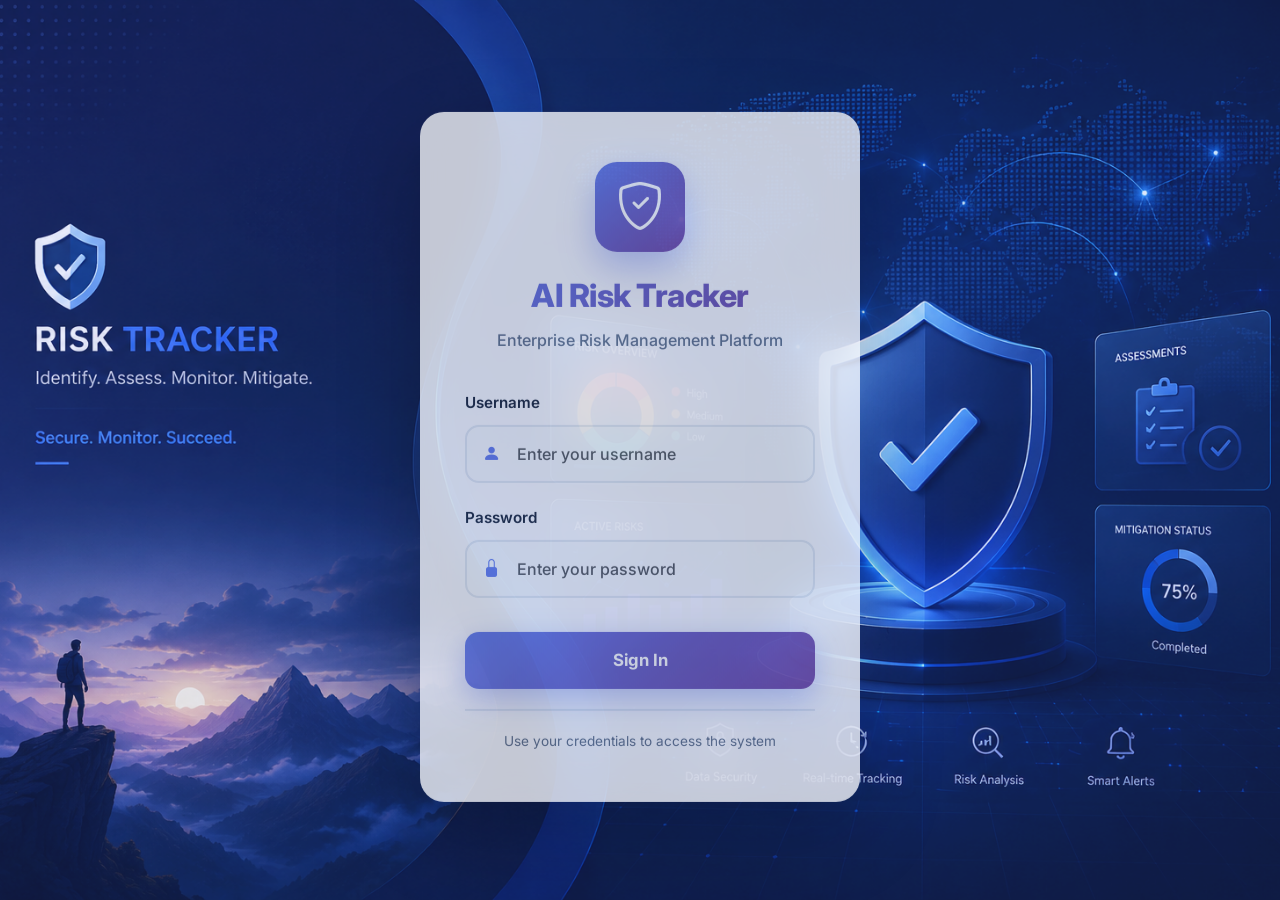
<file: frontend/index.html>
<!DOCTYPE html>
<html lang="en">
<head>
    <meta charset="UTF-8">
    <meta name="viewport" content="width=device-width, initial-scale=1.0">
    <title>AI Risk Tracker - Enterprise Risk Management</title>
    <meta http-equiv="refresh" content="0; url=login.html">
    <style>
        body {
            margin: 0;
            padding: 0;
            display: flex;
            justify-content: center;
            align-items: center;
            min-height: 100vh;
            background: linear-gradient(135deg, #667eea 0%, #764ba2 100%);
            font-family: 'Segoe UI', Tahoma, Geneva, Verdana, sans-serif;
        }
        .loader {
            text-align: center;
            color: white;
        }
        .spinner {
            width: 50px;
            height: 50px;
            border: 5px solid rgba(255, 255, 255, 0.3);
            border-top-color: white;
            border-radius: 50%;
            animation: spin 1s linear infinite;
            margin: 0 auto 20px;
        }
        @keyframes spin {
            to { transform: rotate(360deg); }
        }
        h2 {
            margin: 0 0 10px;
            font-size: 1.5rem;
        }
        p {
            margin: 0;
            opacity: 0.9;
        }
    </style>
</head>
<body>
    <div class="loader">
        <div class="spinner"></div>
        <h2>AI Risk Tracker</h2>
        <p>Loading Enterprise Edition...</p>
    </div>
    <script>
        // Redirect to login page if not redirected automatically
        setTimeout(() => {
            window.location.href = 'login.html';
        }, 100);
    </script>
</body>
</html>
</file>
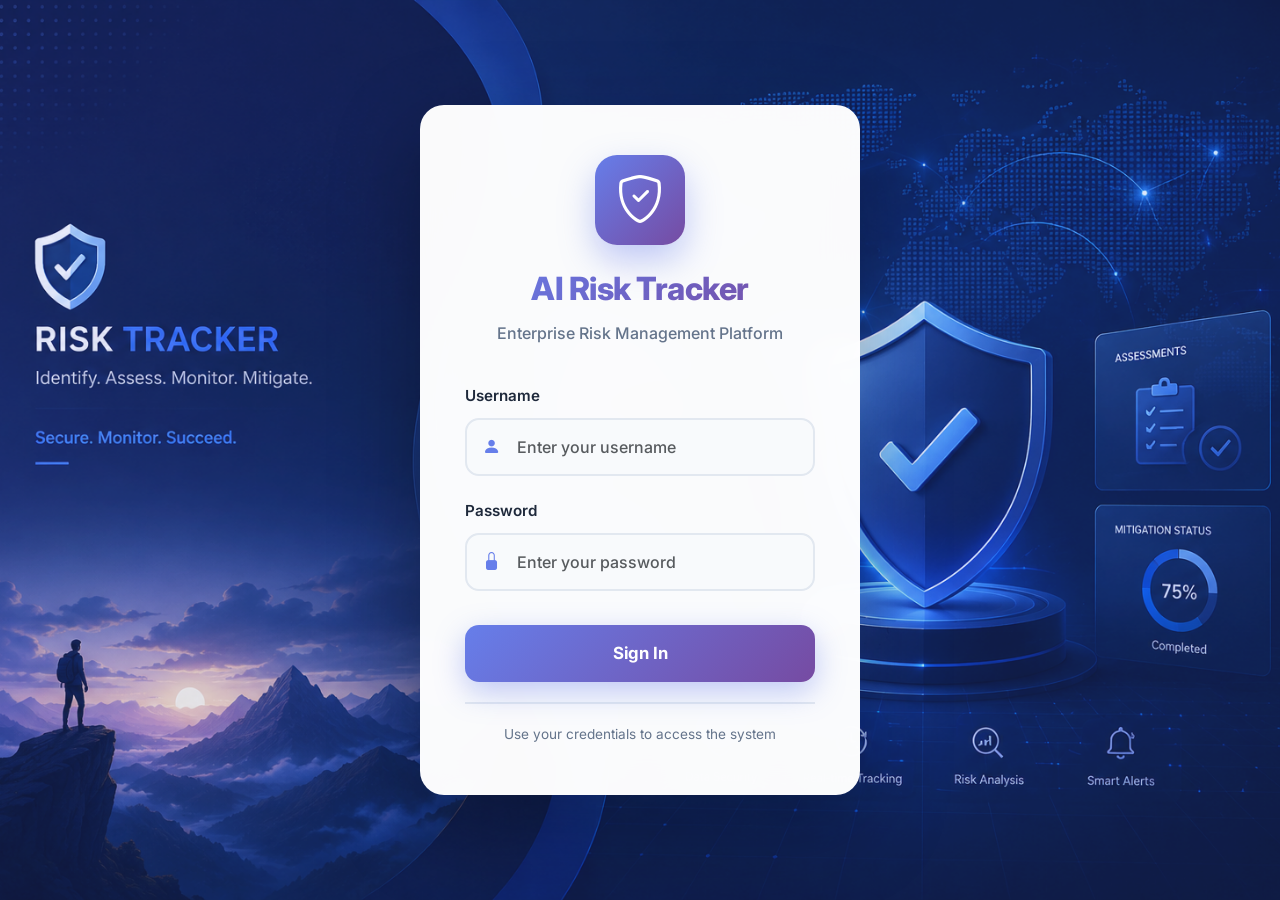
<file: frontend/login.html>
<!DOCTYPE html>
<html lang="en">
<head>
    <meta charset="UTF-8">
    <meta name="viewport" content="width=device-width, initial-scale=1.0">
    <title>Login - AI Risk Tracker</title>
    <link href="https://cdn.jsdelivr.net/npm/bootstrap@5.3.0/dist/css/bootstrap.min.css" rel="stylesheet">
    <link rel="stylesheet" href="https://cdn.jsdelivr.net/npm/bootstrap-icons@1.10.0/font/bootstrap-icons.css">
    <link href="https://fonts.googleapis.com/css2?family=Inter:wght@300;400;500;600;700;800&display=swap" rel="stylesheet">
    <style>
        * {
            margin: 0;
            padding: 0;
            box-sizing: border-box;
        }

        body {
            font-family: 'Inter', sans-serif;
            min-height: 100vh;
            display: flex;
            align-items: center;
            justify-content: center;
            position: relative;
            overflow: hidden;
            background: linear-gradient(135deg, #667eea 0%, #764ba2 100%);
        }

        /* Background Image - FIXED PATH */
        body::before {
            content: '';
            position: absolute;
            top: 0;
            left: 0;
            width: 100%;
            height: 100%;
            background-image: url('./images/login-bg.jpg');
            background-size: cover;
            background-position: center;
            background-repeat: no-repeat;
            z-index: 0;
        }

        /* Dark Overlay */
        body::after {
            content: '';
            position: absolute;
            top: 0;
            left: 0;
            width: 100%;
            height: 100%;
            background: rgba(102, 126, 234, 0.15);
            z-index: 0;
        }

        .login-container {
            position: relative;
            z-index: 1;
            max-width: 480px;
            width: 100%;
            padding: 20px;
        }

        .login-card {
            background: rgba(255, 255, 255, 0.98);
            backdrop-filter: blur(20px);
            border-radius: 24px;
            padding: 50px 45px;
            box-shadow: 0 30px 90px rgba(0, 0, 0, 0.3);
            animation: slideUp 0.6s ease-out;
        }

        @keyframes slideUp {
            from {
                opacity: 0;
                transform: translateY(30px);
            }
            to {
                opacity: 1;
                transform: translateY(0);
            }
        }

        .logo-section {
            text-align: center;
            margin-bottom: 40px;
        }

        .logo-icon {
            width: 90px;
            height: 90px;
            background: linear-gradient(135deg, #667eea 0%, #764ba2 100%);
            border-radius: 22px;
            display: inline-flex;
            align-items: center;
            justify-content: center;
            margin-bottom: 20px;
            box-shadow: 0 15px 35px rgba(102, 126, 234, 0.4);
        }

        .logo-icon i {
            font-size: 3rem;
            color: white;
        }

        .app-title {
            font-size: 2rem;
            font-weight: 800;
            background: linear-gradient(135deg, #667eea 0%, #764ba2 100%);
            -webkit-background-clip: text;
            -webkit-text-fill-color: transparent;
            background-clip: text;
            margin-bottom: 8px;
            letter-spacing: -0.5px;
        }

        .app-subtitle {
            color: #64748b;
            font-size: 1rem;
            font-weight: 500;
        }

        .form-group {
            margin-bottom: 24px;
        }

        .form-label {
            font-weight: 600;
            color: #1e293b;
            margin-bottom: 10px;
            font-size: 0.95rem;
            display: block;
        }

        .input-wrapper {
            position: relative;
        }

        .input-icon {
            position: absolute;
            left: 18px;
            top: 50%;
            transform: translateY(-50%);
            color: #667eea;
            font-size: 1.1rem;
            z-index: 2;
        }

        .form-control {
            width: 100%;
            padding: 15px 18px 15px 50px;
            border: 2px solid #e2e8f0;
            border-radius: 14px;
            font-size: 1rem;
            font-weight: 500;
            transition: all 0.3s ease;
            background: #f8fafc;
        }

        .form-control:focus {
            outline: none;
            border-color: #667eea;
            background: white;
            box-shadow: 0 0 0 4px rgba(102, 126, 234, 0.1);
        }

        .btn-login {
            width: 100%;
            padding: 16px;
            background: linear-gradient(135deg, #667eea 0%, #764ba2 100%);
            border: none;
            border-radius: 14px;
            color: white;
            font-size: 1.05rem;
            font-weight: 700;
            cursor: pointer;
            transition: all 0.3s ease;
            box-shadow: 0 10px 30px rgba(102, 126, 234, 0.4);
            margin-top: 10px;
        }

        .btn-login:hover {
            transform: translateY(-2px);
            box-shadow: 0 15px 40px rgba(102, 126, 234, 0.5);
        }

        .btn-login:active {
            transform: translateY(0);
        }

        .btn-login:disabled {
            opacity: 0.7;
            cursor: not-allowed;
        }

        .alert {
            border-radius: 12px;
            border: none;
            margin-bottom: 20px;
            font-weight: 500;
        }

        .spinner-border {
            width: 18px;
            height: 18px;
            border-width: 2px;
        }

        .credential-hint {
            text-align: center;
            margin-top: 20px;
            padding-top: 20px;
            border-top: 2px solid #e2e8f0;
            color: #64748b;
            font-size: 0.85rem;
        }
    </style>
</head>
<body>
    <div class="login-container">
        <div class="login-card">
            <div class="logo-section">
                <div class="logo-icon">
                    <i class="bi bi-shield-check"></i>
                </div>
                <div class="app-title">AI Risk Tracker</div>
                <div class="app-subtitle">Enterprise Risk Management Platform</div>
            </div>

            <div id="alertContainer"></div>

            <form id="loginForm">
                <div class="form-group">
                    <label class="form-label">Username</label>
                    <div class="input-wrapper">
                        <i class="bi bi-person-fill input-icon"></i>
                        <input type="text" class="form-control" id="username" placeholder="Enter your username" required autocomplete="username">
                    </div>
                </div>

                <div class="form-group">
                    <label class="form-label">Password</label>
                    <div class="input-wrapper">
                        <i class="bi bi-lock-fill input-icon"></i>
                        <input type="password" class="form-control" id="password" placeholder="Enter your password" required autocomplete="current-password">
                    </div>
                </div>

                <button type="submit" class="btn-login" id="loginBtn">
                    <span id="btnText">Sign In</span>
                    <span class="spinner-border ms-2 d-none" id="spinner"></span>
                </button>
            </form>

            <div class="credential-hint">
                Use your credentials to access the system
            </div>
        </div>
    </div>

    <script src="https://cdn.jsdelivr.net/npm/bootstrap@5.3.0/dist/js/bootstrap.bundle.min.js"></script>
    <script>
        // BACKEND-CONNECTED AUTHENTICATION
        const API_BASE = 'http://localhost:8080/api';
        
        // Handle login form submission
        document.getElementById('loginForm').addEventListener('submit', async function(e) {
            e.preventDefault();
            
            const username = document.getElementById('username').value;
            const password = document.getElementById('password').value;
            const btnText = document.getElementById('btnText');
            const spinner = document.getElementById('spinner');
            const loginBtn = document.getElementById('loginBtn');
            
            // Show loading
            spinner.classList.remove('d-none');
            btnText.textContent = 'Signing in...';
            loginBtn.disabled = true;
            
            try {
                // Call backend login API
                const response = await fetch(`${API_BASE}/auth/login`, {
                    method: 'POST',
                    headers: {
                        'Content-Type': 'application/json',
                        'Accept': 'application/json'
                    },
                    body: JSON.stringify({ username, password })
                });
                
                console.log('Login response status:', response.status);
                
                if (!response.ok) {
                    throw new Error('Invalid credentials');
                }
                
                const result = await response.json();
                console.log('Login result:', result);
                
                if (result.success && result.data) {
                    // Success! Store user data
                    const userData = {
                        id: result.data.userId,
                        username: result.data.username,
                        fullName: result.data.fullName,
                        role: result.data.role,
                        token: result.data.token || 'session-' + Date.now()
                    };
                    
                    localStorage.setItem('user', JSON.stringify(userData));
                    localStorage.setItem('token', userData.token);
                    
                    showAlert('success', 'Login successful! Redirecting...');
                    
                    // Redirect to dashboard
                    setTimeout(() => {
                        window.location.href = 'dashboard.html';
                    }, 1000);
                } else {
                    throw new Error(result.message || 'Login failed');
                }
            } catch (error) {
                console.error('Login error:', error);
                showAlert('danger', 'Invalid username or password. Please try again.');
                spinner.classList.add('d-none');
                btnText.textContent = 'Sign In';
                loginBtn.disabled = false;
            }
        });

        // Show alert message
        function showAlert(type, message) {
            const alertContainer = document.getElementById('alertContainer');
            const alertHTML = `
                <div class="alert alert-${type} alert-dismissible fade show" role="alert">
                    ${message}
                    <button type="button" class="btn-close" data-bs-dismiss="alert"></button>
                </div>
            `;
            alertContainer.innerHTML = alertHTML;
        }

        // Check if already logged in
        const currentUser = localStorage.getItem('user');
        if (currentUser) {
            window.location.href = 'dashboard.html';
        }
    </script>
</body>
</html>
</file>
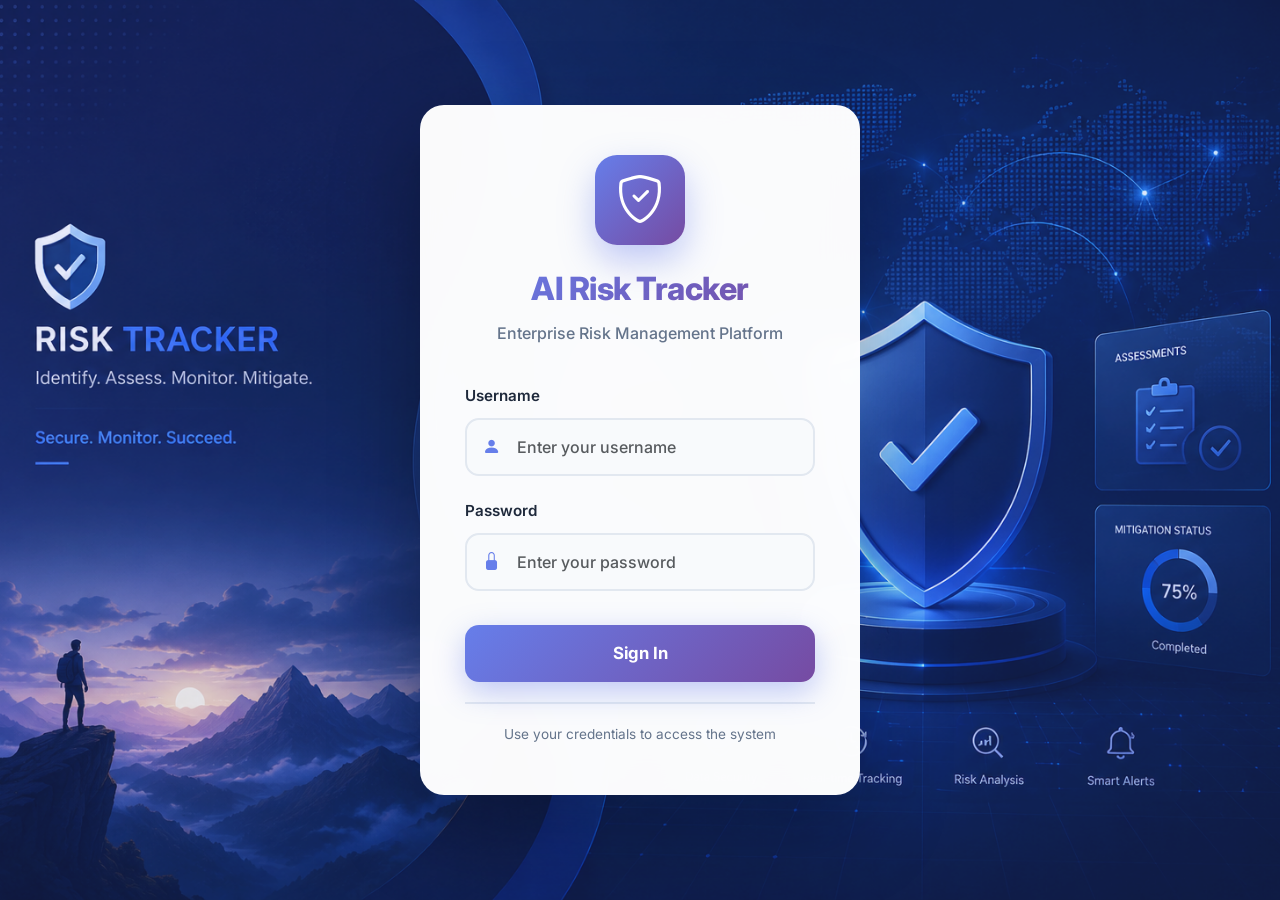
<file: frontend/projects.html>
<!DOCTYPE html>
<html lang="en">
<head>
    <meta charset="UTF-8">
    <meta name="viewport" content="width=device-width, initial-scale=1.0">
    <title>Projects - AI Risk Tracker</title>
    <link href="https://cdn.jsdelivr.net/npm/bootstrap@5.3.0/dist/css/bootstrap.min.css" rel="stylesheet">
    <link rel="stylesheet" href="https://cdn.jsdelivr.net/npm/bootstrap-icons@1.10.0/font/bootstrap-icons.css">
    <link rel="stylesheet" href="https://cdnjs.cloudflare.com/ajax/libs/animate.css/4.1.1/animate.min.css">
    <link rel="stylesheet" href="professional-styles.css">
    <style>
        .project-card {
            background: rgba(255, 255, 255, 0.95);
            backdrop-filter: blur(20px);
            border-radius: 20px;
            padding: 25px;
            margin-bottom: 20px;
            box-shadow: 0 10px 40px rgba(0, 0, 0, 0.1);
            transition: all 0.3s ease;
            border-left: 5px solid;
        }
        
        .project-card:hover {
            transform: translateY(-5px);
            box-shadow: 0 15px 50px rgba(0, 0, 0, 0.15);
        }
        
        .project-card.status-active { border-color: #10b981; }
        .project-card.status-planning { border-color: #3b82f6; }
        .project-card.status-completed { border-color: #64748b; }
        .project-card.status-on-hold { border-color: #f59e0b; }
        
        .project-header {
            display: flex;
            justify-content: space-between;
            align-items: flex-start;
            margin-bottom: 15px;
        }
        
        .project-title {
            font-size: 1.3rem;
            font-weight: 700;
            color: var(--dark);
            margin-bottom: 5px;
        }
        
        .project-description {
            color: #64748b;
            margin-bottom: 15px;
        }
        
        .project-meta {
            display: flex;
            gap: 20px;
            flex-wrap: wrap;
            margin-bottom: 15px;
        }
        
        .meta-item {
            display: flex;
            align-items: center;
            gap: 8px;
            font-size: 0.9rem;
            color: #64748b;
        }
        
        .meta-item i {
            color: var(--primary);
        }
        
        .progress-section {
            margin-top: 15px;
        }
        
        .progress-label {
            display: flex;
            justify-content: space-between;
            margin-bottom: 8px;
            font-size: 0.9rem;
            font-weight: 600;
            color: var(--dark);
        }
        
        .progress {
            height: 10px;
            border-radius: 10px;
            background: rgba(102, 126, 234, 0.1);
        }
        
        .progress-bar {
            border-radius: 10px;
            background: linear-gradient(90deg, #667eea 0%, #764ba2 100%);
        }
        
        .project-actions {
            display: flex;
            gap: 10px;
        }
        
        .btn-action {
            padding: 8px 16px;
            border: none;
            border-radius: 10px;
            font-weight: 600;
            cursor: pointer;
            transition: all 0.3s ease;
            font-size: 0.9rem;
        }
        
        .btn-edit {
            background: rgba(102, 126, 234, 0.1);
            color: var(--primary);
        }
        
        .btn-edit:hover {
            background: var(--primary);
            color: white;
        }
        
        .btn-delete {
            background: rgba(239, 68, 68, 0.1);
            color: #ef4444;
        }
        
        .btn-delete:hover {
            background: #ef4444;
            color: white;
        }
        
        .status-badge {
            padding: 6px 14px;
            border-radius: 20px;
            font-size: 0.85rem;
            font-weight: 600;
        }
        
        .status-active { background: #d1fae5; color: #059669; }
        .status-planning { background: #dbeafe; color: #2563eb; }
        .status-completed { background: #e2e8f0; color: #475569; }
        .status-on-hold { background: #fef3c7; color: #d97706; }
        
        .modal-content {
            border-radius: 20px;
            border: none;
        }
        
        .modal-header {
            background: linear-gradient(135deg, #667eea 0%, #764ba2 100%);
            color: white;
            border-radius: 20px 20px 0 0;
            padding: 20px 25px;
        }
        
        .modal-title {
            font-weight: 700;
        }
        
        .modal-body {
            padding: 25px;
        }
        
        .form-label {
            font-weight: 600;
            color: var(--dark);
            margin-bottom: 8px;
        }
        
        .form-control, .form-select {
            border: 2px solid #e2e8f0;
            border-radius: 10px;
            padding: 10px 15px;
            transition: all 0.3s ease;
        }
        
        .form-control:focus, .form-select:focus {
            border-color: var(--primary);
            box-shadow: 0 0 0 4px rgba(102, 126, 234, 0.1);
        }
        
        .btn-save {
            background: linear-gradient(135deg, #667eea 0%, #764ba2 100%);
            color: white;
            padding: 12px 30px;
            border: none;
            border-radius: 10px;
            font-weight: 600;
            transition: all 0.3s ease;
        }
        
        .btn-save:hover {
            transform: translateY(-2px);
            box-shadow: 0 10px 20px rgba(102, 126, 234, 0.3);
        }
    </style>
</head>
<body>
    <!-- Sidebar -->
    <div class="sidebar" id="sidebar">
        <div class="sidebar-header">
            <div class="logo-container">
                <div class="logo-icon">
                    <i class="bi bi-shield-check"></i>
                </div>
                <div class="logo-text">
                    <div class="logo-title">AI Risk Tracker</div>
                    <div class="logo-subtitle">Enterprise Edition</div>
                </div>
            </div>
        </div>

        <div class="user-profile">
            <div class="user-avatar">
                <i class="bi bi-person-circle"></i>
            </div>
            <div class="user-info">
                <div class="user-name" id="userName">Loading...</div>
                <div class="user-role" id="userRole">Role</div>
            </div>
        </div>

        <nav class="sidebar-nav">
            <a href="dashboard.html" class="nav-item">
                <i class="bi bi-speedometer2"></i>
                <span>Dashboard</span>
            </a>
            <a href="projects.html" class="nav-item active">
                <i class="bi bi-folder"></i>
                <span>Projects</span>
            </a>
            <a href="risks.html" class="nav-item">
                <i class="bi bi-exclamation-triangle"></i>
                <span>Risks</span>
            </a>
            <a href="resources.html" class="nav-item">
                <i class="bi bi-people"></i>
                <span>Resources</span>
            </a>
            <a href="users.html" class="nav-item" id="usersMenu">
                <i class="bi bi-person-gear"></i>
                <span>User Management</span>
            </a>
            <a href="analytics.html" class="nav-item">
                <i class="bi bi-graph-up"></i>
                <span>Analytics</span>
            </a>
            <a href="reports.html" class="nav-item">
                <i class="bi bi-file-earmark-text"></i>
                <span>Reports</span>
            </a>
        </nav>

        <div class="sidebar-footer">
            <button class="logout-btn" onclick="logout()">
                <i class="bi bi-box-arrow-right"></i>
                <span>Logout</span>
            </button>
        </div>
    </div>

    <!-- Main Content -->
    <div class="main-content">
        <!-- Top Bar -->
        <div class="top-bar">
            <button class="menu-toggle" onclick="toggleSidebar()">
                <i class="bi bi-list"></i>
            </button>
            
            <div class="page-title">
                <h1 class="animate__animated animate__fadeInDown">Project Management</h1>
                <p class="text-muted">Track and manage all your projects</p>
            </div>

            <div class="top-bar-actions">
                <button class="btn-primary" onclick="showAddModal()">
                    <i class="bi bi-plus-lg"></i> New Project
                </button>
            </div>
        </div>

        <!-- Projects List -->
        <div id="projectsContainer">
            <!-- Projects will be loaded here -->
        </div>
    </div>

    <!-- Add/Edit Project Modal -->
    <div class="modal fade" id="projectModal" tabindex="-1">
        <div class="modal-dialog modal-lg">
            <div class="modal-content">
                <div class="modal-header">
                    <h5 class="modal-title" id="modalTitle">Add New Project</h5>
                    <button type="button" class="btn-close btn-close-white" data-bs-dismiss="modal"></button>
                </div>
                <div class="modal-body">
                    <form id="projectForm">
                        <input type="hidden" id="projectId">
                        <div class="row">
                            <div class="col-md-4 mb-3">
                                <label class="form-label">Project Name</label>
                                <input type="text" class="form-control" id="projectName" required>
                            </div>
                            <div class="col-md-4 mb-3">
                                <label class="form-label">Project Code</label>
                                <input type="text" class="form-control" id="projectCode" placeholder="e.g. PROJ-001" required>
                            </div>
                            <div class="col-md-4 mb-3">
                                <label class="form-label">Status</label>
                                <select class="form-select" id="status" required>
                                    <option value="ACTIVE">Active</option>
                                    <option value="PLANNED">Planning</option>
                                    <option value="COMPLETED">Completed</option>
                                    <option value="ON_HOLD">On Hold</option>
                                </select>
                            </div>
                        </div>
                        <div class="mb-3">
                            <label class="form-label">Description</label>
                            <textarea class="form-control" id="description" rows="3"></textarea>
                        </div>
                        <div class="row">
                            <div class="col-md-4 mb-3">
                                <label class="form-label">Start Date</label>
                                <input type="date" class="form-control" id="startDate" required>
                            </div>
                            <div class="col-md-4 mb-3">
                                <label class="form-label">End Date</label>
                                <input type="date" class="form-control" id="endDate" required>
                            </div>
                            <div class="col-md-4 mb-3">
                                <label class="form-label">Completion %</label>
                                <input type="number" class="form-control" id="completionPercentage" min="0" max="100" value="0">
                            </div>
                        </div>
                        <div class="row">
                            <div class="col-md-6 mb-3">
                                <label class="form-label">Planned Budget ($)</label>
                                <input type="number" class="form-control" id="plannedBudget" step="0.01" min="0" required>
                            </div>
                            <div class="col-md-6 mb-3">
                                <label class="form-label">Actual Cost ($)</label>
                                <input type="number" class="form-control" id="actualCost" step="0.01" min="0" value="0">
                            </div>
                        </div>
                        <div class="text-end mt-4">
                            <button type="button" class="btn btn-secondary" data-bs-dismiss="modal">Cancel</button>
                            <button type="submit" class="btn-save ms-2">Save Project</button>
                        </div>
                    </form>
                </div>
            </div>
        </div>
    </div>

    <script src="https://cdn.jsdelivr.net/npm/bootstrap@5.3.0/dist/js/bootstrap.bundle.min.js"></script>
    <script src="auth.js"></script>
    <script src="projects.js"></script>
</body>
</html>
</file>
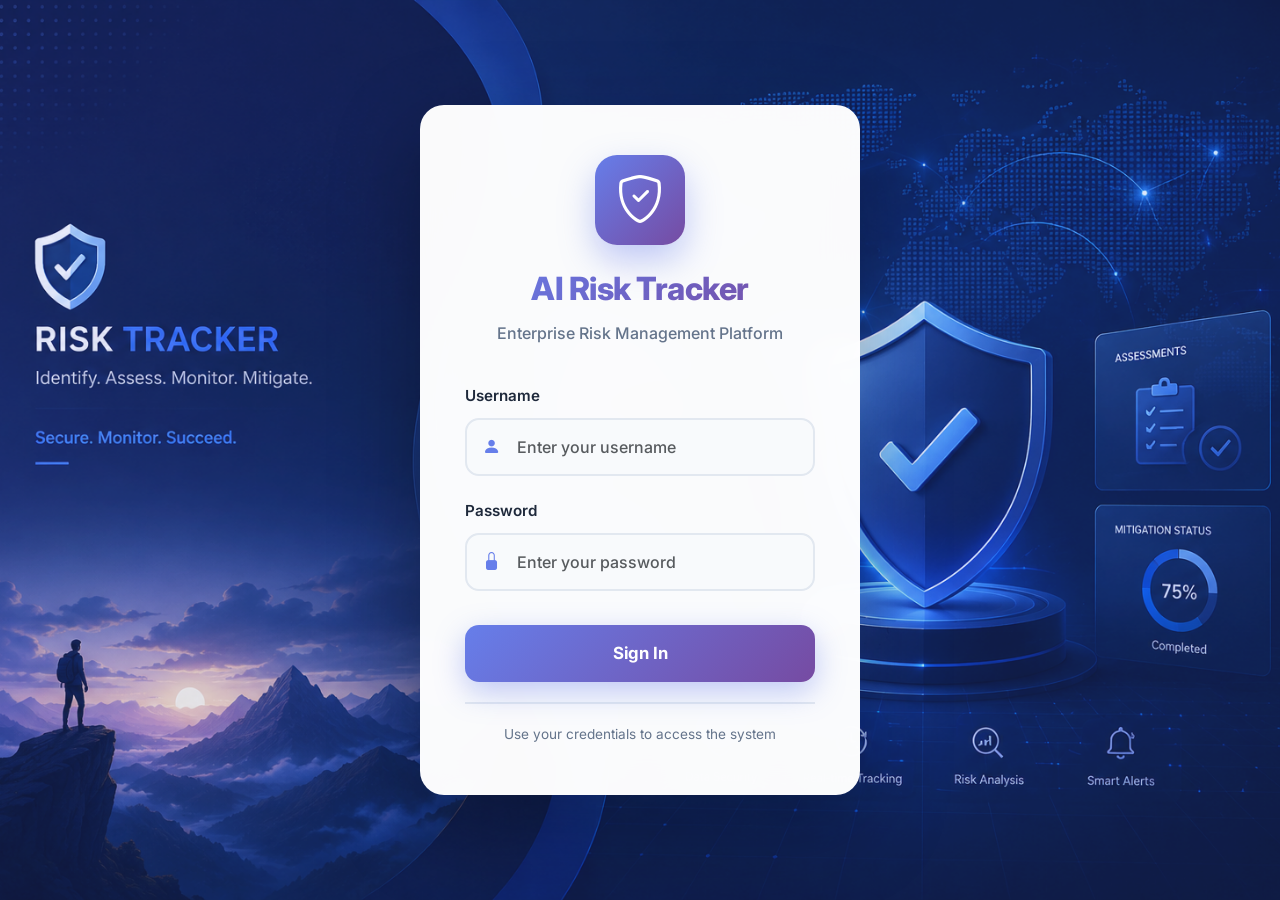
<file: frontend/resources.html>
<!DOCTYPE html>
<html lang="en">
<head>
    <meta charset="UTF-8">
    <meta name="viewport" content="width=device-width, initial-scale=1.0">
    <title>Resource Management - AI Risk Tracker</title>
    <link href="https://cdn.jsdelivr.net/npm/bootstrap@5.3.0/dist/css/bootstrap.min.css" rel="stylesheet">
    <link rel="stylesheet" href="https://cdn.jsdelivr.net/npm/bootstrap-icons@1.10.0/font/bootstrap-icons.css">
    <link rel="stylesheet" href="https://cdnjs.cloudflare.com/ajax/libs/animate.css/4.1.1/animate.min.css">
    <link rel="stylesheet" href="professional-styles.css">
    <style>
        .resource-table {
            background: rgba(255, 255, 255, 0.95);
            backdrop-filter: blur(20px);
            border-radius: 20px;
            overflow: hidden;
            box-shadow: 0 10px 40px rgba(0, 0, 0, 0.1);
        }

        .table-header {
            background: linear-gradient(135deg, #667eea 0%, #764ba2 100%);
            color: white;
            padding: 25px 30px;
            display: flex;
            justify-content: space-between;
            align-items: center;
        }

        .table-header h2 {
            margin: 0;
            font-size: 1.5rem;
            font-weight: 600;
            display: flex;
            align-items: center;
            gap: 12px;
        }

        .btn-add {
            background: white;
            color: var(--primary);
            border: none;
            padding: 12px 25px;
            border-radius: 12px;
            font-weight: 600;
            display: flex;
            align-items: center;
            gap: 8px;
            cursor: pointer;
            transition: all 0.3s ease;
        }

        .btn-add:hover {
            transform: translateY(-2px);
            box-shadow: 0 5px 15px rgba(255, 255, 255, 0.3);
        }

        .table-container {
            padding: 0;
            overflow-x: auto;
        }

        .modern-table {
            width: 100%;
            margin: 0;
            border-collapse: separate;
            border-spacing: 0;
        }

        .modern-table thead {
            background: rgba(102, 126, 234, 0.1);
        }

        .modern-table thead th {
            padding: 18px 20px;
            font-weight: 600;
            color: var(--dark);
            text-align: left;
            border: none;
            font-size: 0.9rem;
        }

        .modern-table tbody tr {
            transition: all 0.3s ease;
            border-bottom: 1px solid rgba(0, 0, 0, 0.05);
        }

        .modern-table tbody tr:hover {
            background: rgba(102, 126, 234, 0.05);
            transform: scale(1.01);
        }

        .modern-table tbody td {
            padding: 20px;
            color: #64748b;
            border: none;
        }

        .employee-info {
            display: flex;
            align-items: center;
            gap: 12px;
        }

        .employee-avatar {
            width: 45px;
            height: 45px;
            border-radius: 12px;
            background: linear-gradient(135deg, #667eea 0%, #764ba2 100%);
            display: flex;
            align-items: center;
            justify-content: center;
            color: white;
            font-weight: 600;
            font-size: 1.1rem;
        }

        .employee-details {
            flex: 1;
        }

        .employee-name {
            font-weight: 600;
            color: var(--dark);
            margin-bottom: 3px;
        }

        .employee-role {
            font-size: 0.85rem;
            color: #64748b;
        }

        .utilization-bar {
            width: 100%;
            height: 8px;
            background: rgba(0, 0, 0, 0.05);
            border-radius: 10px;
            overflow: hidden;
            margin-bottom: 5px;
        }

        .utilization-fill {
            height: 100%;
            border-radius: 10px;
            transition: width 0.5s ease;
        }

        .util-underutilized {
            background: linear-gradient(90deg, #3b82f6, #2563eb);
        }

        .util-optimal {
            background: linear-gradient(90deg, #10b981, #059669);
        }

        .util-high {
            background: linear-gradient(90deg, #f59e0b, #d97706);
        }

        .util-overloaded {
            background: linear-gradient(90deg, #ef4444, #dc2626);
        }

        .status-badge {
            padding: 6px 14px;
            border-radius: 20px;
            font-size: 0.8rem;
            font-weight: 600;
            display: inline-block;
        }

        .badge-underutilized {
            background: rgba(59, 130, 246, 0.1);
            color: #3b82f6;
        }

        .badge-optimal {
            background: rgba(16, 185, 129, 0.1);
            color: #10b981;
        }

        .badge-high {
            background: rgba(245, 158, 11, 0.1);
            color: #f59e0b;
        }

        .badge-overloaded {
            background: rgba(239, 68, 68, 0.1);
            color: #ef4444;
        }

        .action-btns {
            display: flex;
            gap: 8px;
        }

        .btn-action {
            width: 38px;
            height: 38px;
            border: none;
            border-radius: 10px;
            display: flex;
            align-items: center;
            justify-content: center;
            cursor: pointer;
            transition: all 0.3s ease;
            font-size: 1rem;
        }

        .btn-edit {
            background: rgba(59, 130, 246, 0.1);
            color: #3b82f6;
        }

        .btn-edit:hover {
            background: #3b82f6;
            color: white;
            transform: translateY(-2px);
        }

        .btn-delete {
            background: rgba(239, 68, 68, 0.1);
            color: #ef4444;
        }

        .btn-delete:hover {
            background: #ef4444;
            color: white;
            transform: translateY(-2px);
        }

        .modal-content {
            border: none;
            border-radius: 20px;
            overflow: hidden;
        }

        .modal-header {
            background: linear-gradient(135deg, #667eea 0%, #764ba2 100%);
            color: white;
            padding: 25px 30px;
            border: none;
        }

        .modal-body {
            padding: 30px;
        }

        .form-label {
            font-weight: 600;
            color: var(--dark);
            margin-bottom: 8px;
        }

        .form-control, .form-select {
            border: 2px solid #e0e0e0;
            border-radius: 12px;
            padding: 12px 18px;
            transition: all 0.3s ease;
        }

        .form-control:focus, .form-select:focus {
            border-color: #667eea;
            box-shadow: 0 0 0 0.2rem rgba(102, 126, 234, 0.25);
        }

        .btn-submit {
            background: linear-gradient(135deg, #667eea 0%, #764ba2 100%);
            color: white;
            border: none;
            padding: 12px 30px;
            border-radius: 12px;
            font-weight: 600;
            transition: all 0.3s ease;
        }

        .btn-submit:hover {
            transform: translateY(-2px);
            box-shadow: 0 5px 15px rgba(102, 126, 234, 0.4);
        }

        .stats-row {
            display: grid;
            grid-template-columns: repeat(auto-fit, minmax(200px, 1fr));
            gap: 20px;
            margin-bottom: 30px;
        }

        .stat-box {
            background: rgba(255, 255, 255, 0.95);
            backdrop-filter: blur(20px);
            border-radius: 15px;
            padding: 20px;
            box-shadow: 0 10px 40px rgba(0, 0, 0, 0.1);
            transition: all 0.3s ease;
        }

        .stat-box:hover {
            transform: translateY(-5px);
        }

        .stat-label {
            font-size: 0.85rem;
            color: #64748b;
            margin-bottom: 8px;
        }

        .stat-value {
            font-size: 1.8rem;
            font-weight: 700;
            color: var(--dark);
        }
    </style>
</head>
<body>
    <!-- Sidebar -->
    <div class="sidebar" id="sidebar">
        <div class="sidebar-header">
            <div class="logo-container">
                <div class="logo-icon">
                    <i class="bi bi-shield-check"></i>
                </div>
                <div class="logo-text">
                    <div class="logo-title">AI Risk Tracker</div>
                    <div class="logo-subtitle">Enterprise Edition</div>
                </div>
            </div>
        </div>

        <div class="user-profile">
            <div class="user-avatar">
                <i class="bi bi-person-circle"></i>
            </div>
            <div class="user-info">
                <div class="user-name" id="userName">Loading...</div>
                <div class="user-role" id="userRole">Role</div>
            </div>
        </div>

        <nav class="sidebar-nav">
            <a href="dashboard.html" class="nav-item">
                <i class="bi bi-speedometer2"></i>
                <span>Dashboard</span>
            </a>
            <a href="projects.html" class="nav-item">
                <i class="bi bi-folder"></i>
                <span>Projects</span>
            </a>
            <a href="risks.html" class="nav-item">
                <i class="bi bi-exclamation-triangle"></i>
                <span>Risks</span>
            </a>
            <a href="resources.html" class="nav-item active">
                <i class="bi bi-people"></i>
                <span>Resources</span>
            </a>
            <a href="users.html" class="nav-item" id="usersMenu">
                <i class="bi bi-person-gear"></i>
                <span>User Management</span>
            </a>
            <a href="analytics.html" class="nav-item">
                <i class="bi bi-graph-up"></i>
                <span>Analytics</span>
            </a>
            <a href="reports.html" class="nav-item">
                <i class="bi bi-file-earmark-text"></i>
                <span>Reports</span>
            </a>
        </nav>

        <div class="sidebar-footer">
            <button class="logout-btn" onclick="logout()">
                <i class="bi bi-box-arrow-right"></i>
                <span>Logout</span>
            </button>
        </div>
    </div>

    <!-- Main Content -->
    <div class="main-content">
        <!-- Top Bar -->
        <div class="top-bar">
            <button class="menu-toggle" onclick="toggleSidebar()">
                <i class="bi bi-list"></i>
            </button>
            
            <div class="page-title">
                <h1 class="animate__animated animate__fadeInDown">Resource Management</h1>
                <p class="text-muted">Track team utilization and workload distribution</p>
            </div>

            <div class="top-bar-actions">
                <div class="search-box">
                    <i class="bi bi-search"></i>
                    <input type="text" placeholder="Search resources..." id="searchInput">
                </div>
                <button class="notification-btn">
                    <i class="bi bi-bell"></i>
                    <span class="badge">3</span>
                </button>
            </div>
        </div>

        <!-- Statistics -->
        <div class="stats-row animate__animated animate__fadeInUp">
            <div class="stat-box">
                <div class="stat-label">Total Resources</div>
                <div class="stat-value" id="totalResources">0</div>
            </div>
            <div class="stat-box">
                <div class="stat-label">Avg Utilization</div>
                <div class="stat-value" id="avgUtilization">0%</div>
            </div>
            <div class="stat-box">
                <div class="stat-label">Overloaded</div>
                <div class="stat-value" id="overloadedCount">0</div>
            </div>
            <div class="stat-box">
                <div class="stat-label">Underutilized</div>
                <div class="stat-value" id="underutilizedCount">0</div>
            </div>
        </div>

        <!-- Resources Table -->
        <div class="resource-table animate__animated animate__fadeInUp" style="animation-delay: 0.2s;">
            <div class="table-header">
                <h2>
                    <i class="bi bi-people-fill"></i>
                    Team Resources
                </h2>
                <button class="btn-add" onclick="openAddModal()">
                    <i class="bi bi-plus-circle"></i>
                    Add Resource
                </button>
            </div>

            <div class="table-container">
                <table class="modern-table">
                    <thead>
                        <tr>
                            <th>Employee</th>
                            <th>Available Hours</th>
                            <th>Assigned Hours</th>
                            <th>Utilization</th>
                            <th>Status</th>
                            <th>Actions</th>
                        </tr>
                    </thead>
                    <tbody id="resourcesTableBody">
                        <tr>
                            <td colspan="6" class="text-center py-5">
                                <div class="spinner-border text-primary" role="status">
                                    <span class="visually-hidden">Loading...</span>
                                </div>
                            </td>
                        </tr>
                    </tbody>
                </table>
            </div>
        </div>
    </div>

    <!-- Add/Edit Modal -->
    <div class="modal fade" id="resourceModal" tabindex="-1">
        <div class="modal-dialog modal-dialog-centered">
            <div class="modal-content">
                <div class="modal-header">
                    <h5 class="modal-title" id="modalTitle">Add Resource</h5>
                    <button type="button" class="btn-close btn-close-white" data-bs-dismiss="modal"></button>
                </div>
                <div class="modal-body">
                    <form id="resourceForm">
                        <input type="hidden" id="resourceId">
                        
                        <div class="mb-3">
                            <label class="form-label">Employee Name</label>
                            <input type="text" class="form-control" id="employeeName" required>
                        </div>

                        <div class="mb-3">
                            <label class="form-label">Role</label>
                            <input type="text" class="form-control" id="role" required>
                        </div>

                        <div class="row">
                            <div class="col-md-6 mb-3">
                                <label class="form-label">Available Hours</label>
                                <input type="number" class="form-control" id="availableHours" required>
                            </div>
                            <div class="col-md-6 mb-3">
                                <label class="form-label">Assigned Hours</label>
                                <input type="number" class="form-control" id="assignedHours" required>
                            </div>
                        </div>

                        <div class="d-flex justify-content-end gap-2">
                            <button type="button" class="btn btn-secondary" data-bs-dismiss="modal">Cancel</button>
                            <button type="submit" class="btn-submit">Save Resource</button>
                        </div>
                    </form>
                </div>
            </div>
        </div>
    </div>

    <script src="https://cdn.jsdelivr.net/npm/bootstrap@5.3.0/dist/js/bootstrap.bundle.min.js"></script>
    <script src="auth.js"></script>
    <script src="resources.js"></script>
</body>
</html>
</file>
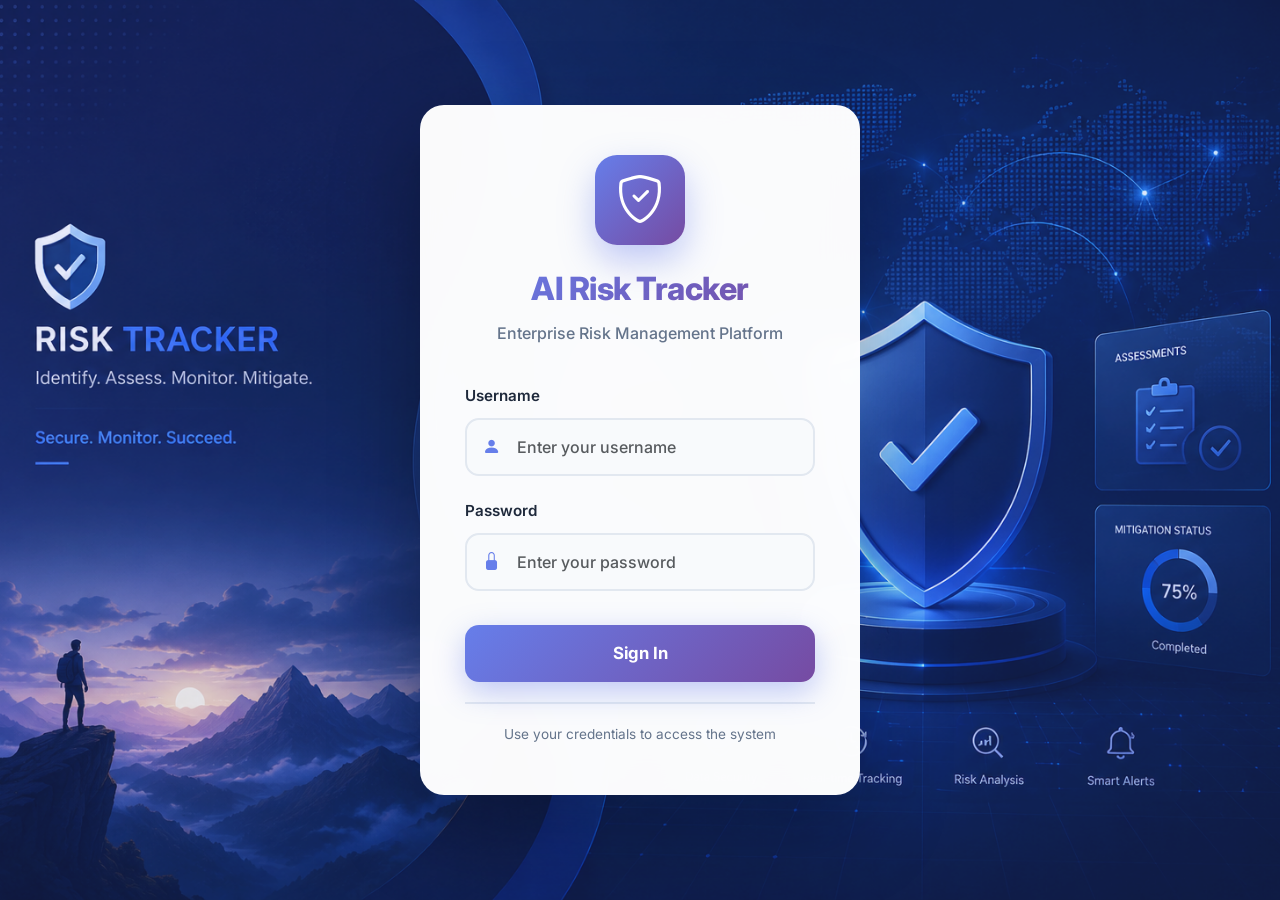
<file: frontend/risks.html>
<!DOCTYPE html>
<html lang="en">
<head>
    <meta charset="UTF-8">
    <meta name="viewport" content="width=device-width, initial-scale=1.0">
    <title>Risks - AI Risk Tracker</title>
    <link href="https://cdn.jsdelivr.net/npm/bootstrap@5.3.0/dist/css/bootstrap.min.css" rel="stylesheet">
    <link rel="stylesheet" href="https://cdn.jsdelivr.net/npm/bootstrap-icons@1.10.0/font/bootstrap-icons.css">
    <link rel="stylesheet" href="https://cdnjs.cloudflare.com/ajax/libs/animate.css/4.1.1/animate.min.css">
    <link rel="stylesheet" href="professional-styles.css">
    <style>
        .risk-card {
            background: rgba(255, 255, 255, 0.95);
            backdrop-filter: blur(20px);
            border-radius: 20px;
            padding: 25px;
            margin-bottom: 20px;
            box-shadow: 0 10px 40px rgba(0, 0, 0, 0.1);
            transition: all 0.3s ease;
            border-left: 5px solid;
        }
        
        .risk-card:hover {
            transform: translateY(-5px);
            box-shadow: 0 15px 50px rgba(0, 0, 0, 0.15);
        }
        
        .risk-card.severity-low { border-color: #10b981; }
        .risk-card.severity-medium { border-color: #f59e0b; }
        .risk-card.severity-high { border-color: #ef4444; }
        
        .severity-badge {
            padding: 6px 14px;
            border-radius: 20px;
            font-size: 0.85rem;
            font-weight: 600;
        }
        
        .severity-low { background: #d1fae5; color: #059669; }
        .severity-medium { background: #fef3c7; color: #d97706; }
        .severity-high { background: #fee2e2; color: #dc2626; }
        
        .risk-score {
            display: inline-flex;
            align-items: center;
            justify-content: center;
            width: 60px;
            height: 60px;
            border-radius: 12px;
            font-size: 1.5rem;
            font-weight: 700;
            color: white;
        }
        
        .risk-score.low { background: linear-gradient(135deg, #10b981, #059669); }
        .risk-score.medium { background: linear-gradient(135deg, #f59e0b, #d97706); }
        .risk-score.high { background: linear-gradient(135deg, #ef4444, #dc2626); }
    </style>
</head>
<body>
    <!-- Sidebar (same as other pages) -->
    <div class="sidebar" id="sidebar">
        <div class="sidebar-header">
            <div class="logo-container">
                <div class="logo-icon"><i class="bi bi-shield-check"></i></div>
                <div class="logo-text">
                    <div class="logo-title">AI Risk Tracker</div>
                    <div class="logo-subtitle">Enterprise Edition</div>
                </div>
            </div>
        </div>
        <div class="user-profile">
            <div class="user-avatar"><i class="bi bi-person-circle"></i></div>
            <div class="user-info">
                <div class="user-name" id="userName">Loading...</div>
                <div class="user-role" id="userRole">Role</div>
            </div>
        </div>
        <nav class="sidebar-nav">
            <a href="dashboard.html" class="nav-item"><i class="bi bi-speedometer2"></i><span>Dashboard</span></a>
            <a href="projects.html" class="nav-item"><i class="bi bi-folder"></i><span>Projects</span></a>
            <a href="risks.html" class="nav-item active"><i class="bi bi-exclamation-triangle"></i><span>Risks</span></a>
            <a href="resources.html" class="nav-item"><i class="bi bi-people"></i><span>Resources</span></a>
            <a href="users.html" class="nav-item" id="usersMenu"><i class="bi bi-person-gear"></i><span>User Management</span></a>
            <a href="analytics.html" class="nav-item"><i class="bi bi-graph-up"></i><span>Analytics</span></a>
            <a href="reports.html" class="nav-item"><i class="bi bi-file-earmark-text"></i><span>Reports</span></a>
        </nav>
        <div class="sidebar-footer">
            <button class="logout-btn" onclick="logout()"><i class="bi bi-box-arrow-right"></i><span>Logout</span></button>
        </div>
    </div>

    <!-- Main Content -->
    <div class="main-content">
        <div class="top-bar">
            <button class="menu-toggle" onclick="toggleSidebar()"><i class="bi bi-list"></i></button>
            <div class="page-title">
                <h1 class="animate__animated animate__fadeInDown">Risk Management</h1>
                <p class="text-muted">Identify, assess, and mitigate project risks</p>
            </div>
            <div class="top-bar-actions">
                <button class="btn-primary" onclick="showAddModal()">
                    <i class="bi bi-plus-lg"></i> New Risk
                </button>
            </div>
        </div>

        <div id="risksContainer"></div>
    </div>

    <!-- Add/Edit Risk Modal -->
    <div class="modal fade" id="riskModal" tabindex="-1">
        <div class="modal-dialog modal-lg">
            <div class="modal-content">
                <div class="modal-header">
                    <h5 class="modal-title" id="modalTitle">Add New Risk</h5>
                    <button type="button" class="btn-close btn-close-white" data-bs-dismiss="modal"></button>
                </div>
                <div class="modal-body">
                    <form id="riskForm">
                        <input type="hidden" id="riskId">
                        <div class="mb-3">
                            <label class="form-label">Project</label>
                            <select class="form-select" id="projectId" required></select>
                        </div>
                        <div class="mb-3">
                            <label class="form-label">Risk Title</label>
                            <input type="text" class="form-control" id="riskTitle" required>
                        </div>
                        <div class="mb-3">
                            <label class="form-label">Description</label>
                            <textarea class="form-control" id="description" rows="3" required></textarea>
                        </div>
                        <div class="row">
                            <div class="col-md-4 mb-3">
                                <label class="form-label">Category</label>
                                <select class="form-select" id="category" required>
                                    <option value="TECHNICAL">Technical</option>
                                    <option value="FINANCIAL">Financial</option>
                                    <option value="OPERATIONAL">Operational</option>
                                    <option value="LEGAL">Legal</option>
                                    <option value="REPUTATIONAL">Reputational</option>
                                </select>
                            </div>
                            <div class="col-md-4 mb-3">
                                <label class="form-label">Severity</label>
                                <select class="form-select" id="severity" required>
                                    <option value="LOW">Low</option>
                                    <option value="MEDIUM">Medium</option>
                                    <option value="HIGH">High</option>
                                </select>
                            </div>
                            <div class="col-md-4 mb-3">
                                <label class="form-label">Status</label>
                                <select class="form-select" id="status" required>
                                    <option value="IDENTIFIED">Identified</option>
                                    <option value="ASSESSED">Assessed</option>
                                    <option value="MITIGATED">Mitigated</option>
                                    <option value="CLOSED">Closed</option>
                                </select>
                            </div>
                        </div>
                        <div class="row">
                            <div class="col-md-6 mb-3">
                                <label class="form-label">Probability (0-100)</label>
                                <input type="number" class="form-control" id="probability" min="0" max="100" required>
                            </div>
                            <div class="col-md-6 mb-3">
                                <label class="form-label">Impact (1-10)</label>
                                <input type="number" class="form-control" id="impact" min="1" max="10" required>
                            </div>
                        </div>
                        <div class="mb-3">
                            <label class="form-label">Mitigation Strategy</label>
                            <textarea class="form-control" id="mitigationStrategy" rows="2"></textarea>
                        </div>
                        <div class="text-end mt-4">
                            <button type="button" class="btn btn-secondary" data-bs-dismiss="modal">Cancel</button>
                            <button type="submit" class="btn-save ms-2">Save Risk</button>
                        </div>
                    </form>
                </div>
            </div>
        </div>
    </div>

    <script src="https://cdn.jsdelivr.net/npm/bootstrap@5.3.0/dist/js/bootstrap.bundle.min.js"></script>
    <script src="auth.js"></script>
    <script src="risks.js"></script>
</body>
</html>
</file>
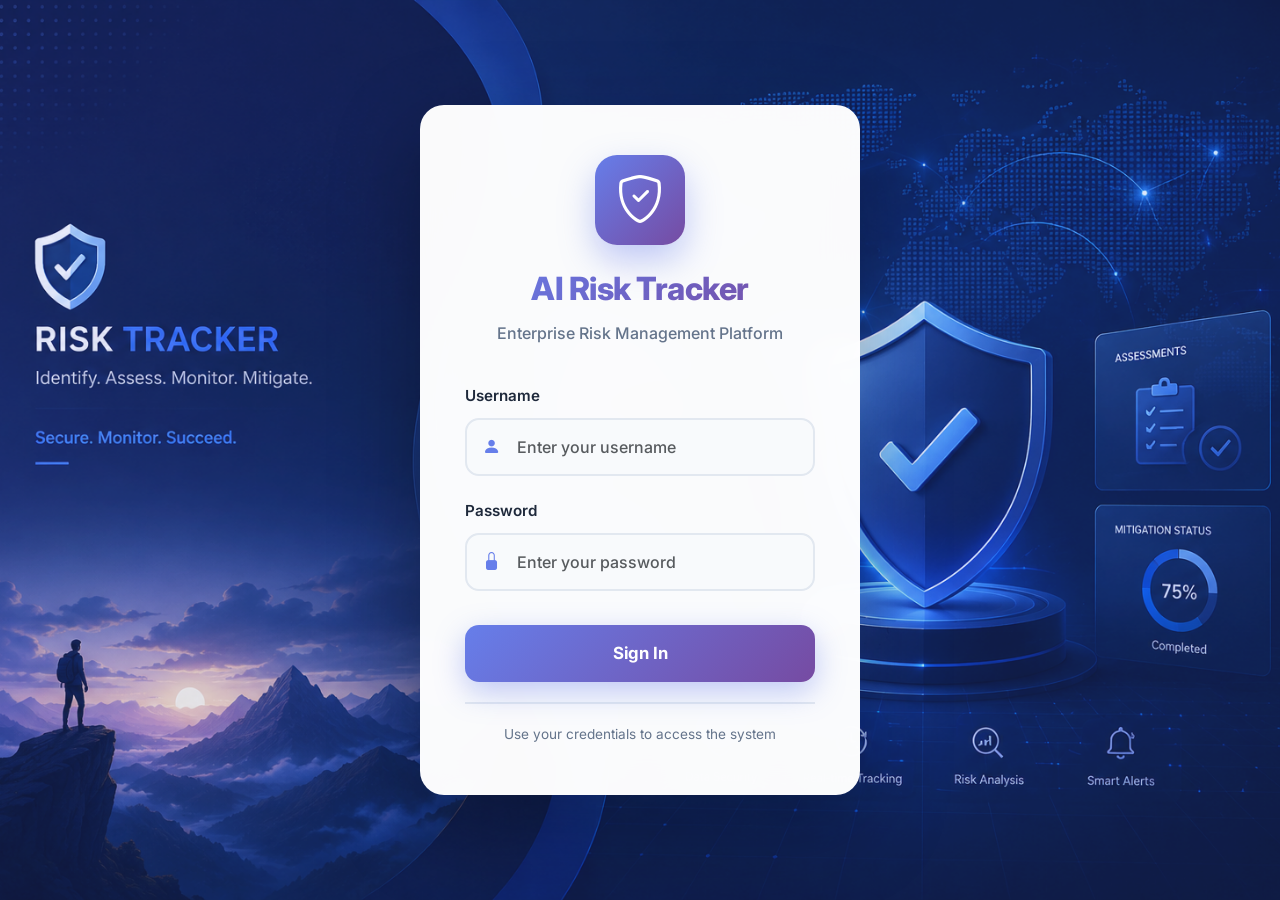
<file: frontend/users.html>
<!DOCTYPE html>
<html lang="en">
<head>
    <meta charset="UTF-8">
    <meta name="viewport" content="width=device-width, initial-scale=1.0">
    <title>User Management - AI Risk Tracker</title>
    <link href="https://cdn.jsdelivr.net/npm/bootstrap@5.3.0/dist/css/bootstrap.min.css" rel="stylesheet">
    <link rel="stylesheet" href="https://cdn.jsdelivr.net/npm/bootstrap-icons@1.10.0/font/bootstrap-icons.css">
    <link rel="stylesheet" href="https://cdnjs.cloudflare.com/ajax/libs/animate.css/4.1.1/animate.min.css">
    <link rel="stylesheet" href="professional-styles.css">
    <style>
        .users-grid {
            display: grid;
            grid-template-columns: repeat(auto-fill, minmax(320px, 1fr));
            gap: 25px;
            margin-top: 30px;
        }

        .user-card {
            background: rgba(255, 255, 255, 0.95);
            backdrop-filter: blur(20px);
            border-radius: 20px;
            padding: 30px;
            box-shadow: 0 10px 40px rgba(0, 0, 0, 0.1);
            transition: all 0.3s ease;
            position: relative;
            overflow: hidden;
        }

        .user-card::before {
            content: '';
            position: absolute;
            top: 0;
            left: 0;
            right: 0;
            height: 5px;
            background: linear-gradient(90deg, #667eea, #764ba2);
        }

        .user-card:hover {
            transform: translateY(-10px);
            box-shadow: 0 20px 60px rgba(0, 0, 0, 0.15);
        }

        .user-card-header {
            display: flex;
            align-items: center;
            gap: 15px;
            margin-bottom: 20px;
        }

        .user-card-avatar {
            width: 70px;
            height: 70px;
            border-radius: 50%;
            background: linear-gradient(135deg, #667eea 0%, #764ba2 100%);
            display: flex;
            align-items: center;
            justify-content: center;
            color: white;
            font-size: 1.8rem;
            font-weight: 600;
            box-shadow: 0 5px 20px rgba(102, 126, 234, 0.3);
        }

        .user-card-info {
            flex: 1;
        }

        .user-card-name {
            font-size: 1.2rem;
            font-weight: 700;
            color: var(--dark);
            margin-bottom: 5px;
        }

        .user-card-username {
            font-size: 0.9rem;
            color: #64748b;
            display: flex;
            align-items: center;
            gap: 5px;
        }

        .user-card-body {
            margin-bottom: 20px;
        }

        .user-card-role {
            display: inline-block;
            padding: 8px 16px;
            border-radius: 20px;
            font-size: 0.85rem;
            font-weight: 600;
            margin-bottom: 15px;
        }

        .role-admin {
            background: rgba(239, 68, 68, 0.1);
            color: #ef4444;
        }

        .role-manager {
            background: rgba(59, 130, 246, 0.1);
            color: #3b82f6;
        }

        .role-user {
            background: rgba(16, 185, 129, 0.1);
            color: #10b981;
        }

        .user-card-status {
            display: flex;
            align-items: center;
            gap: 8px;
            font-size: 0.9rem;
            color: #64748b;
        }

        .status-dot {
            width: 8px;
            height: 8px;
            border-radius: 50%;
        }

        .status-dot.active {
            background: #10b981;
            box-shadow: 0 0 10px rgba(16, 185, 129, 0.5);
        }

        .status-dot.inactive {
            background: #ef4444;
        }

        .user-card-footer {
            display: flex;
            gap: 10px;
        }

        .card-btn {
            flex: 1;
            padding: 10px;
            border: none;
            border-radius: 12px;
            font-weight: 600;
            cursor: pointer;
            transition: all 0.3s ease;
            display: flex;
            align-items: center;
            justify-content: center;
            gap: 8px;
        }

        .btn-card-edit {
            background: rgba(59, 130, 246, 0.1);
            color: #3b82f6;
        }

        .btn-card-edit:hover {
            background: #3b82f6;
            color: white;
        }

        .btn-card-delete {
            background: rgba(239, 68, 68, 0.1);
            color: #ef4444;
        }

        .btn-card-delete:hover {
            background: #ef4444;
            color: white;
        }

        .stats-cards {
            display: grid;
            grid-template-columns: repeat(auto-fit, minmax(220px, 1fr));
            gap: 20px;
            margin-bottom: 30px;
        }

        .filter-section {
            background: rgba(255, 255, 255, 0.95);
            backdrop-filter: blur(20px);
            border-radius: 20px;
            padding: 20px 30px;
            margin-bottom: 30px;
            box-shadow: 0 10px 40px rgba(0, 0, 0, 0.1);
            display: flex;
            gap: 15px;
            align-items: center;
            flex-wrap: wrap;
        }

        .filter-btn {
            padding: 10px 20px;
            border: 2px solid rgba(102, 126, 234, 0.2);
            background: transparent;
            color: #667eea;
            border-radius: 12px;
            font-weight: 600;
            cursor: pointer;
            transition: all 0.3s ease;
        }

        .filter-btn:hover,
        .filter-btn.active {
            background: linear-gradient(135deg, #667eea 0%, #764ba2 100%);
            color: white;
            border-color: transparent;
        }
    </style>
</head>
<body>
    <!-- Sidebar -->
    <div class="sidebar" id="sidebar">
        <div class="sidebar-header">
            <div class="logo-container">
                <div class="logo-icon">
                    <i class="bi bi-shield-check"></i>
                </div>
                <div class="logo-text">
                    <div class="logo-title">AI Risk Tracker</div>
                    <div class="logo-subtitle">Enterprise Edition</div>
                </div>
            </div>
        </div>

        <div class="user-profile">
            <div class="user-avatar">
                <i class="bi bi-person-circle"></i>
            </div>
            <div class="user-info">
                <div class="user-name" id="userName">Loading...</div>
                <div class="user-role" id="userRole">Role</div>
            </div>
        </div>

        <nav class="sidebar-nav">
            <a href="dashboard.html" class="nav-item">
                <i class="bi bi-speedometer2"></i>
                <span>Dashboard</span>
            </a>
            <a href="projects.html" class="nav-item">
                <i class="bi bi-folder"></i>
                <span>Projects</span>
            </a>
            <a href="risks.html" class="nav-item">
                <i class="bi bi-exclamation-triangle"></i>
                <span>Risks</span>
            </a>
            <a href="resources.html" class="nav-item">
                <i class="bi bi-people"></i>
                <span>Resources</span>
            </a>
            <a href="users.html" class="nav-item active">
                <i class="bi bi-person-gear"></i>
                <span>User Management</span>
            </a>
            <a href="analytics.html" class="nav-item">
                <i class="bi bi-graph-up"></i>
                <span>Analytics</span>
            </a>
            <a href="reports.html" class="nav-item">
                <i class="bi bi-file-earmark-text"></i>
                <span>Reports</span>
            </a>
        </nav>

        <div class="sidebar-footer">
            <button class="logout-btn" onclick="logout()">
                <i class="bi bi-box-arrow-right"></i>
                <span>Logout</span>
            </button>
        </div>
    </div>

    <!-- Main Content -->
    <div class="main-content">
        <!-- Top Bar -->
        <div class="top-bar">
            <button class="menu-toggle" onclick="toggleSidebar()">
                <i class="bi bi-list"></i>
            </button>
            
            <div class="page-title">
                <h1 class="animate__animated animate__fadeInDown">User Management</h1>
                <p class="text-muted">Manage system users and permissions</p>
            </div>

            <div class="top-bar-actions">
                <button class="btn-primary" onclick="openAddUserModal()">
                    <i class="bi bi-plus-circle"></i>
                    Add User
                </button>
            </div>
        </div>

        <!-- Statistics -->
        <div class="stats-cards animate__animated animate__fadeInUp">
            <div class="stat-box">
                <div class="stat-label">Total Users</div>
                <div class="stat-value" id="totalUsers">0</div>
            </div>
            <div class="stat-box">
                <div class="stat-label">Active Users</div>
                <div class="stat-value" id="activeUsers">0</div>
            </div>
            <div class="stat-box">
                <div class="stat-label">Administrators</div>
                <div class="stat-value" id="adminCount">0</div>
            </div>
            <div class="stat-box">
                <div class="stat-label">Managers</div>
                <div class="stat-value" id="managerCount">0</div>
            </div>
        </div>

        <!-- Filters -->
        <div class="filter-section animate__animated animate__fadeInUp" style="animation-delay: 0.1s;">
            <span style="font-weight: 600; color: var(--dark);">Filter by Role:</span>
            <button class="filter-btn active" onclick="filterUsers('ALL')">All Users</button>
            <button class="filter-btn" onclick="filterUsers('ADMIN')">Admins</button>
            <button class="filter-btn" onclick="filterUsers('MANAGER')">Managers</button>
            <button class="filter-btn" onclick="filterUsers('USER')">Users</button>
        </div>

        <!-- Users Grid -->
        <div class="users-grid" id="usersGrid">
            <!-- Users will be loaded here -->
        </div>
    </div>

    <!-- Add/Edit User Modal -->
    <div class="modal fade" id="userModal" tabindex="-1">
        <div class="modal-dialog modal-dialog-centered">
            <div class="modal-content">
                <div class="modal-header">
                    <h5 class="modal-title" id="userModalTitle">Add New User</h5>
                    <button type="button" class="btn-close btn-close-white" data-bs-dismiss="modal"></button>
                </div>
                <div class="modal-body">
                    <form id="userForm">
                        <input type="hidden" id="userId">
                        
                        <div class="mb-3">
                            <label class="form-label">Full Name</label>
                            <input type="text" class="form-control" id="fullName" required>
                        </div>

                        <div class="mb-3">
                            <label class="form-label">Username</label>
                            <input type="text" class="form-control" id="username" required>
                        </div>

                        <div class="mb-3">
                            <label class="form-label">Password</label>
                            <input type="password" class="form-control" id="password">
                            <small class="text-muted">Leave blank to keep current password</small>
                        </div>

                        <div class="mb-3">
                            <label class="form-label">Role</label>
                            <select class="form-select" id="role" required>
                                <option value="USER">User</option>
                                <option value="MANAGER">Manager</option>
                                <option value="ADMIN">Administrator</option>
                            </select>
                        </div>

                        <div class="mb-3 form-check">
                            <input type="checkbox" class="form-check-input" id="active" checked>
                            <label class="form-check-label" for="active">Active</label>
                        </div>

                        <div class="d-flex justify-content-end gap-2">
                            <button type="button" class="btn btn-secondary" data-bs-dismiss="modal">Cancel</button>
                            <button type="submit" class="btn-submit">Save User</button>
                        </div>
                    </form>
                </div>
            </div>
        </div>
    </div>

    <script src="https://cdn.jsdelivr.net/npm/bootstrap@5.3.0/dist/js/bootstrap.bundle.min.js"></script>
    <script src="auth.js"></script>
    <script src="users.js"></script>
</body>
</html>
</file>
<file: frontend/professional-styles.css>
/* Professional Styles with Background Images */

:root {
    --primary: #6366f1;
    --secondary: #8b5cf6;
    --success: #10b981;
    --danger: #ef4444;
    --warning: #f59e0b;
    --info: #3b82f6;
    --dark: #1e293b;
    --light: #f8fafc;
    --sidebar-width: 280px;
    --topbar-height: 70px;
}

* {
    margin: 0;
    padding: 0;
    box-sizing: border-box;
}

body {
    font-family: 'Inter', 'Segoe UI', sans-serif;
    background: linear-gradient(135deg, #667eea 0%, #764ba2 100%);
    background-attachment: fixed;
    min-height: 100vh;
    position: relative;
}

/* Background Image based on Role */
body.manager-dashboard {
    background-image: url('images/manager-dashboard-bg.jpg');
    background-size: cover;
    background-position: center;
    background-attachment: fixed;
}

body.user-dashboard {
    background-image: url('images/user-dashboard-bg.jpg');
    background-size: cover;
    background-position: center;
    background-attachment: fixed;
}

/* Background Pattern Overlay */
body::before {
    content: '';
    position: fixed;
    top: 0;
    left: 0;
    width: 100%;
    height: 100%;
    background-image: 
        radial-gradient(circle at 20% 50%, rgba(255, 255, 255, 0.1) 0%, transparent 50%),
        radial-gradient(circle at 80% 80%, rgba(255, 255, 255, 0.1) 0%, transparent 50%);
    pointer-events: none;
    z-index: 0;
}

/* Animated Background Shapes */
body::after {
    content: '';
    position: fixed;
    width: 100%;
    height: 100%;
    top: 0;
    left: 0;
    background: 
        url('data:image/svg+xml,<svg xmlns="http://www.w3.org/2000/svg" viewBox="0 0 1440 320"><path fill="rgba(255,255,255,0.05)" d="M0,96L48,112C96,128,192,160,288,160C384,160,480,128,576,122.7C672,117,768,139,864,154.7C960,171,1056,181,1152,181.3C1248,181,1344,171,1392,165.3L1440,160L1440,320L1392,320C1344,320,1248,320,1152,320C1056,320,960,320,864,320C768,320,672,320,576,320C480,320,384,320,288,320C192,320,96,320,48,320L0,320Z"></path></svg>') bottom;
    background-size: cover;
    pointer-events: none;
    opacity: 0.3;
    animation: wave 15s ease-in-out infinite;
    z-index: 0;
}

@keyframes wave {
    0%, 100% { transform: translateX(0) translateY(0); }
    50% { transform: translateX(-25px) translateY(-25px); }
}

/* Sidebar */
.sidebar {
    position: fixed;
    left: 0;
    top: 0;
    width: var(--sidebar-width);
    height: 100vh;
    background: rgba(255, 255, 255, 0.95);
    backdrop-filter: blur(20px);
    box-shadow: 4px 0 30px rgba(0, 0, 0, 0.1);
    display: flex;
    flex-direction: column;
    z-index: 1000;
    transition: all 0.3s ease;
}

.sidebar-header {
    padding: 25px 20px;
    border-bottom: 1px solid rgba(0, 0, 0, 0.05);
}

.logo-container {
    display: flex;
    align-items: center;
    gap: 15px;
}

.logo-icon {
    width: 50px;
    height: 50px;
    background: linear-gradient(135deg, #667eea 0%, #764ba2 100%);
    border-radius: 12px;
    display: flex;
    align-items: center;
    justify-content: center;
    color: white;
    font-size: 1.5rem;
    box-shadow: 0 8px 20px rgba(102, 126, 234, 0.3);
}

.logo-text {
    flex: 1;
}

.logo-title {
    font-size: 1.2rem;
    font-weight: 700;
    background: linear-gradient(135deg, #667eea 0%, #764ba2 100%);
    -webkit-background-clip: text;
    -webkit-text-fill-color: transparent;
    background-clip: text;
}

.logo-subtitle {
    font-size: 0.7rem;
    color: #64748b;
    font-weight: 500;
}

.user-profile {
    display: flex;
    align-items: center;
    gap: 15px;
    padding: 20px;
    background: linear-gradient(135deg, rgba(102, 126, 234, 0.1) 0%, rgba(118, 75, 162, 0.1) 100%);
    margin: 15px;
    border-radius: 15px;
}

.user-avatar {
    width: 50px;
    height: 50px;
    border-radius: 50%;
    background: linear-gradient(135deg, #667eea 0%, #764ba2 100%);
    display: flex;
    align-items: center;
    justify-content: center;
    color: white;
    font-size: 1.8rem;
}

.user-info {
    flex: 1;
}

.user-name {
    font-weight: 600;
    color: var(--dark);
    font-size: 1rem;
}

.user-role {
    font-size: 0.85rem;
    color: #64748b;
}

.sidebar-nav {
    flex: 1;
    padding: 20px 15px;
    overflow-y: auto;
}

.nav-item {
    display: flex;
    align-items: center;
    gap: 15px;
    padding: 14px 18px;
    border-radius: 12px;
    color: #64748b;
    text-decoration: none;
    margin-bottom: 8px;
    transition: all 0.3s ease;
    font-weight: 500;
}

.nav-item:hover {
    background: rgba(102, 126, 234, 0.1);
    color: var(--primary);
    transform: translateX(5px);
}

.nav-item.active {
    background: linear-gradient(135deg, #667eea 0%, #764ba2 100%);
    color: white;
    box-shadow: 0 5px 15px rgba(102, 126, 234, 0.3);
}

.nav-item i {
    font-size: 1.2rem;
}

.sidebar-footer {
    padding: 20px;
    border-top: 1px solid rgba(0, 0, 0, 0.05);
}

.logout-btn {
    width: 100%;
    display: flex;
    align-items: center;
    justify-content: center;
    gap: 10px;
    padding: 12px;
    border: 2px solid #ef4444;
    background: transparent;
    color: #ef4444;
    border-radius: 12px;
    font-weight: 600;
    cursor: pointer;
    transition: all 0.3s ease;
}

.logout-btn:hover {
    background: #ef4444;
    color: white;
    transform: translateY(-2px);
    box-shadow: 0 5px 15px rgba(239, 68, 68, 0.3);
}

/* Main Content */
.main-content {
    margin-left: var(--sidebar-width);
    min-height: 100vh;
    padding: 30px;
    position: relative;
    z-index: 1;
}

/* Top Bar */
.top-bar {
    background: rgba(255, 255, 255, 0.95);
    backdrop-filter: blur(20px);
    border-radius: 20px;
    padding: 20px 30px;
    margin-bottom: 30px;
    display: flex;
    align-items: center;
    gap: 30px;
    box-shadow: 0 10px 40px rgba(0, 0, 0, 0.1);
}

.menu-toggle {
    display: none;
    width: 40px;
    height: 40px;
    border: none;
    background: linear-gradient(135deg, #667eea 0%, #764ba2 100%);
    color: white;
    border-radius: 10px;
    font-size: 1.3rem;
    cursor: pointer;
}

.page-title {
    flex: 1;
}

.page-title h1 {
    font-size: 1.8rem;
    font-weight: 700;
    color: var(--dark);
    margin-bottom: 5px;
}

.page-title p {
    margin: 0;
    color: #64748b;
}

.top-bar-actions {
    display: flex;
    align-items: center;
    gap: 15px;
}

.search-box {
    display: flex;
    align-items: center;
    gap: 10px;
    background: rgba(102, 126, 234, 0.1);
    padding: 10px 20px;
    border-radius: 12px;
    border: 2px solid transparent;
    transition: all 0.3s ease;
}

.search-box:focus-within {
    border-color: var(--primary);
    background: white;
}

.search-box input {
    border: none;
    background: transparent;
    outline: none;
    width: 200px;
    color: var(--dark);
}

.notification-btn {
    position: relative;
    width: 45px;
    height: 45px;
    border: none;
    background: linear-gradient(135deg, #667eea 0%, #764ba2 100%);
    color: white;
    border-radius: 12px;
    font-size: 1.2rem;
    cursor: pointer;
    transition: all 0.3s ease;
}

.notification-btn:hover {
    transform: translateY(-2px);
    box-shadow: 0 5px 15px rgba(102, 126, 234, 0.4);
}

.notification-btn .badge {
    position: absolute;
    top: -5px;
    right: -5px;
    background: #ef4444;
    color: white;
    border-radius: 50%;
    width: 20px;
    height: 20px;
    display: flex;
    align-items: center;
    justify-content: center;
    font-size: 0.7rem;
    font-weight: 700;
}

/* KPI Cards */
.kpi-grid {
    display: grid;
    grid-template-columns: repeat(auto-fit, minmax(280px, 1fr));
    gap: 25px;
    margin-bottom: 30px;
}

.kpi-card {
    background: rgba(255, 255, 255, 0.95);
    backdrop-filter: blur(20px);
    border-radius: 20px;
    padding: 25px;
    display: flex;
    gap: 20px;
    box-shadow: 0 10px 40px rgba(0, 0, 0, 0.1);
    transition: all 0.3s ease;
    position: relative;
    overflow: hidden;
}

.kpi-card::before {
    content: '';
    position: absolute;
    top: 0;
    left: 0;
    width: 100%;
    height: 100%;
    opacity: 0.05;
    transition: opacity 0.3s ease;
}

.kpi-card.gradient-purple::before {
    background: linear-gradient(135deg, #667eea 0%, #764ba2 100%);
}

.kpi-card.gradient-blue::before {
    background: linear-gradient(135deg, #3b82f6 0%, #2563eb 100%);
}

.kpi-card.gradient-red::before {
    background: linear-gradient(135deg, #ef4444 0%, #dc2626 100%);
}

.kpi-card.gradient-green::before {
    background: linear-gradient(135deg, #10b981 0%, #059669 100%);
}

.kpi-card.gradient-orange::before {
    background: linear-gradient(135deg, #f59e0b 0%, #d97706 100%);
}

.kpi-card.gradient-teal::before {
    background: linear-gradient(135deg, #14b8a6 0%, #0d9488 100%);
}

.kpi-card:hover {
    transform: translateY(-10px);
    box-shadow: 0 20px 60px rgba(0, 0, 0, 0.15);
}

.kpi-card:hover::before {
    opacity: 0.1;
}

.kpi-icon {
    width: 70px;
    height: 70px;
    border-radius: 15px;
    display: flex;
    align-items: center;
    justify-content: center;
    font-size: 2rem;
    color: white;
    position: relative;
}

.gradient-purple .kpi-icon {
    background: linear-gradient(135deg, #667eea 0%, #764ba2 100%);
    box-shadow: 0 8px 20px rgba(102, 126, 234, 0.3);
}

.gradient-blue .kpi-icon {
    background: linear-gradient(135deg, #3b82f6 0%, #2563eb 100%);
    box-shadow: 0 8px 20px rgba(59, 130, 246, 0.3);
}

.gradient-red .kpi-icon {
    background: linear-gradient(135deg, #ef4444 0%, #dc2626 100%);
    box-shadow: 0 8px 20px rgba(239, 68, 68, 0.3);
}

.gradient-green .kpi-icon {
    background: linear-gradient(135deg, #10b981 0%, #059669 100%);
    box-shadow: 0 8px 20px rgba(16, 185, 129, 0.3);
}

.gradient-orange .kpi-icon {
    background: linear-gradient(135deg, #f59e0b 0%, #d97706 100%);
    box-shadow: 0 8px 20px rgba(245, 158, 11, 0.3);
}

.gradient-teal .kpi-icon {
    background: linear-gradient(135deg, #14b8a6 0%, #0d9488 100%);
    box-shadow: 0 8px 20px rgba(20, 184, 166, 0.3);
}

.kpi-content {
    flex: 1;
    position: relative;
}

.kpi-label {
    font-size: 0.9rem;
    color: #64748b;
    font-weight: 500;
    margin-bottom: 8px;
}

.kpi-value {
    font-size: 2.2rem;
    font-weight: 700;
    color: var(--dark);
    margin-bottom: 8px;
}

.kpi-trend {
    font-size: 0.85rem;
    display: flex;
    align-items: center;
    gap: 5px;
    font-weight: 500;
}

.kpi-trend.positive {
    color: #10b981;
}

.kpi-trend.negative {
    color: #ef4444;
}

.kpi-trend.neutral {
    color: #64748b;
}

/* Charts Section */
.charts-grid {
    display: grid;
    grid-template-columns: repeat(2, 1fr);
    gap: 25px;
    margin-bottom: 30px;
}

.chart-card {
    background: rgba(255, 255, 255, 0.95);
    backdrop-filter: blur(20px);
    border-radius: 20px;
    padding: 25px;
    box-shadow: 0 10px 40px rgba(0, 0, 0, 0.1);
}

.chart-card.full-width {
    grid-column: 1 / -1;
}

.chart-header {
    display: flex;
    justify-content: space-between;
    align-items: center;
    margin-bottom: 20px;
}

.chart-header h3 {
    font-size: 1.2rem;
    font-weight: 600;
    color: var(--dark);
    display: flex;
    align-items: center;
    gap: 10px;
}

.chart-actions {
    display: flex;
    gap: 10px;
}

.btn-icon {
    width: 35px;
    height: 35px;
    border: none;
    background: rgba(102, 126, 234, 0.1);
    color: var(--primary);
    border-radius: 8px;
    cursor: pointer;
    transition: all 0.3s ease;
}

.btn-icon:hover {
    background: var(--primary);
    color: white;
}

.chart-body {
    position: relative;
    height: 300px;
}

/* Alerts Section */
.alerts-section {
    margin-bottom: 30px;
}

.section-header {
    display: flex;
    justify-content: space-between;
    align-items: center;
    margin-bottom: 20px;
}

.section-header h2 {
    font-size: 1.5rem;
    font-weight: 600;
    color: white;
    display: flex;
    align-items: center;
    gap: 12px;
}

.btn-primary {
    padding: 10px 25px;
    background: white;
    color: var(--primary);
    border: none;
    border-radius: 12px;
    font-weight: 600;
    cursor: pointer;
    transition: all 0.3s ease;
}

.btn-primary:hover {
    transform: translateY(-2px);
    box-shadow: 0 5px 15px rgba(255, 255, 255, 0.3);
}

.alerts-grid {
    display: grid;
    gap: 15px;
}

.alert-item {
    background: rgba(255, 255, 255, 0.95);
    backdrop-filter: blur(20px);
    border-radius: 15px;
    padding: 20px;
    display: flex;
    align-items: center;
    gap: 20px;
    box-shadow: 0 10px 40px rgba(0, 0, 0, 0.1);
    border-left: 5px solid;
    transition: all 0.3s ease;
}

.alert-item:hover {
    transform: translateX(5px);
}

.alert-item.alert-danger {
    border-color: #ef4444;
}

.alert-item.alert-warning {
    border-color: #f59e0b;
}

.alert-item.alert-success {
    border-color: #10b981;
}

.alert-icon {
    width: 50px;
    height: 50px;
    border-radius: 12px;
    display: flex;
    align-items: center;
    justify-content: center;
    font-size: 1.5rem;
    color: white;
}

.alert-danger .alert-icon {
    background: linear-gradient(135deg, #ef4444 0%, #dc2626 100%);
}

.alert-warning .alert-icon {
    background: linear-gradient(135deg, #f59e0b 0%, #d97706 100%);
}

.alert-success .alert-icon {
    background: linear-gradient(135deg, #10b981 0%, #059669 100%);
}

.alert-content {
    flex: 1;
}

.alert-title {
    font-weight: 600;
    color: var(--dark);
    margin-bottom: 5px;
}

.alert-description {
    color: #64748b;
    font-size: 0.9rem;
}

.alert-action {
    color: var(--primary);
    text-decoration: none;
    font-weight: 600;
    transition: all 0.3s ease;
}

.alert-action:hover {
    transform: translateX(5px);
    display: inline-block;
}

/* Activity Timeline */
.activity-section {
    background: rgba(255, 255, 255, 0.95);
    backdrop-filter: blur(20px);
    border-radius: 20px;
    padding: 30px;
    box-shadow: 0 10px 40px rgba(0, 0, 0, 0.1);
}

.activity-timeline {
    position: relative;
    padding-left: 40px;
}

.activity-timeline::before {
    content: '';
    position: absolute;
    left: 20px;
    top: 0;
    bottom: 0;
    width: 2px;
    background: linear-gradient(to bottom, #667eea, #764ba2);
}

.activity-item {
    position: relative;
    margin-bottom: 30px;
    padding-left: 20px;
}

.activity-item::before {
    content: '';
    position: absolute;
    left: -26px;
    top: 5px;
    width: 14px;
    height: 14px;
    border-radius: 50%;
    background: white;
    border: 3px solid #667eea;
}

.activity-time {
    font-size: 0.85rem;
    color: #64748b;
    margin-bottom: 5px;
}

.activity-content {
    background: rgba(102, 126, 234, 0.05);
    padding: 15px;
    border-radius: 12px;
}

.activity-title {
    font-weight: 600;
    color: var(--dark);
    margin-bottom: 5px;
}

.activity-description {
    color: #64748b;
    font-size: 0.9rem;
}

/* Responsive */
@media (max-width: 1200px) {
    .charts-grid {
        grid-template-columns: 1fr;
    }
}

@media (max-width: 768px) {
    .sidebar {
        transform: translateX(-100%);
    }
    
    .sidebar.active {
        transform: translateX(0);
    }
    
    .main-content {
        margin-left: 0;
    }
    
    .menu-toggle {
        display: flex;
        align-items: center;
        justify-content: center;
    }
    
    .kpi-grid {
        grid-template-columns: 1fr;
    }
    
    .search-box input {
        width: 150px;
    }
}
</file>
